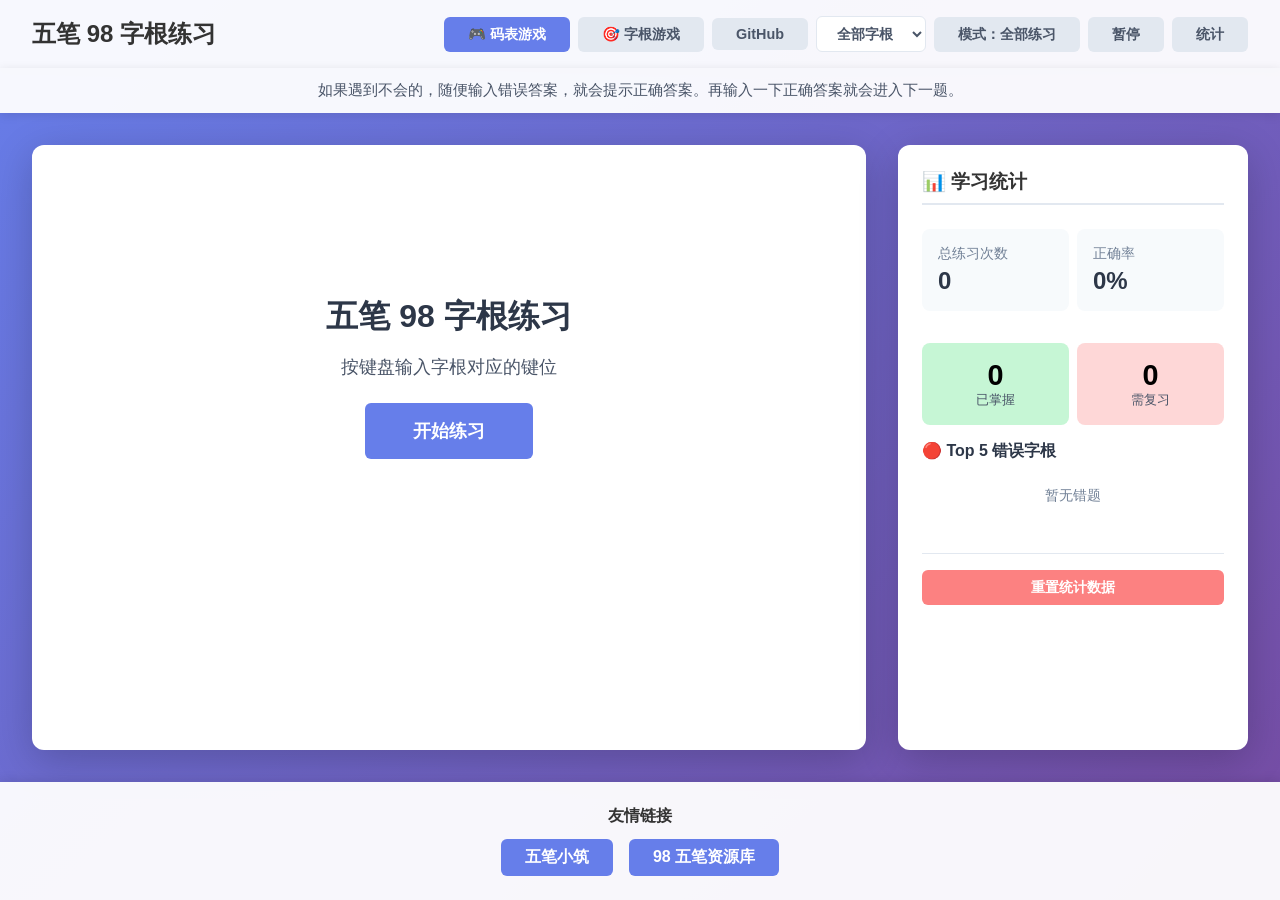
<file: docs/index.html>
<!DOCTYPE html>
<html lang="zh-CN">
<head>
  <meta charset="UTF-8">
  <meta name="viewport" content="width=device-width, initial-scale=1.0">
  <meta name="description" content="五笔 98 字根练习工具 - 交互式学习字根键位">
  <title>五笔 98 字根练习</title>
  <link rel="stylesheet" href="style.css">
</head>
<body>
  <header class="header">
    <h1>五笔 98 字根练习</h1>
    <div class="header-controls">
      <a href="code-game.html" class="btn btn-primary">🎮 码表游戏</a>
      <a href="game.html" class="btn btn-secondary">🎯 字根游戏</a>
      <a href="https://github.com/joey5403/root-exercises" target="_blank" rel="noopener noreferrer" class="btn btn-secondary">GitHub</a>
      <select id="categorySelect" class="btn btn-secondary">
        <option value="all">全部字根</option>
        <option value="键名字">键名字</option>
        <option value="横区">横区</option>
        <option value="竖区">竖区</option>
        <option value="撇区">撇区</option>
        <option value="捺区">捺区</option>
        <option value="折区">折区</option>
        <option value="全部字根">全部字根</option>
        <option value="一级简码">一级简码</option>
        <option value="繁体字根">繁体字根</option>
      </select>
      <button id="modeToggle" class="btn btn-secondary">模式：全部练习</button>
      <button id="pauseBtn" class="btn btn-secondary" disabled>暂停</button>
      <button id="statsBtn" class="btn btn-secondary">统计</button>
    </div>
  </header>

  <div class="usage-instruction">
    <p>如果遇到不会的，随便输入错误答案，就会提示正确答案。再输入一下正确答案就会进入下一题。</p>
  </div>

  <main class="main-content">
    <section class="practice-container">
      <div id="practiceArea">
        <!-- 练习内容动态加载 -->
      </div>
    </section>

    <aside class="stats-panel" id="statsPanel">
      <h3>📊 学习统计</h3>
      
      <div class="stat-row">
        <div class="stat-card">
          <div class="label">总练习次数</div>
          <div class="value" id="totalPractices">0</div>
        </div>
        <div class="stat-card">
          <div class="label">正确率</div>
          <div class="value" id="accuracy">0%</div>
        </div>
      </div>

      <div class="mastery-status">
        <div class="mastery-item mastered">
          <div class="count" id="masteredCount">0</div>
          <div class="label">已掌握</div>
        </div>
        <div class="mastery-item need-review">
          <div class="count" id="needReviewCount">0</div>
          <div class="label">需复习</div>
        </div>
      </div>

      <div class="error-list">
        <h4 style="margin: 1rem 0 0.5rem; color: #2d3748;">🔴 Top 5 错误字根</h4>
        <div id="topErrors">
          <p class="empty">暂无错题</p>
        </div>
      </div>

      <div class="reset-section">
        <button id="resetStats" class="btn btn-danger">重置统计数据</button>
      </div>
    </aside>
  </main>

  <footer class="footer">
    <div class="links-section">
      <h4>友情链接</h4>
      <div class="friend-links">
        <a href="https://wubi98.github.io/" target="_blank" rel="noopener noreferrer" class="friend-link">五笔小筑</a>
        <a href="http://98wb.ysepan.com/" target="_blank" rel="noopener noreferrer" class="friend-link">98 五笔资源库</a>
      </div>
    </div>
  </footer>

  <script src="data.js"></script>
  <script src="app.js"></script>
</body>
</html>
</file>
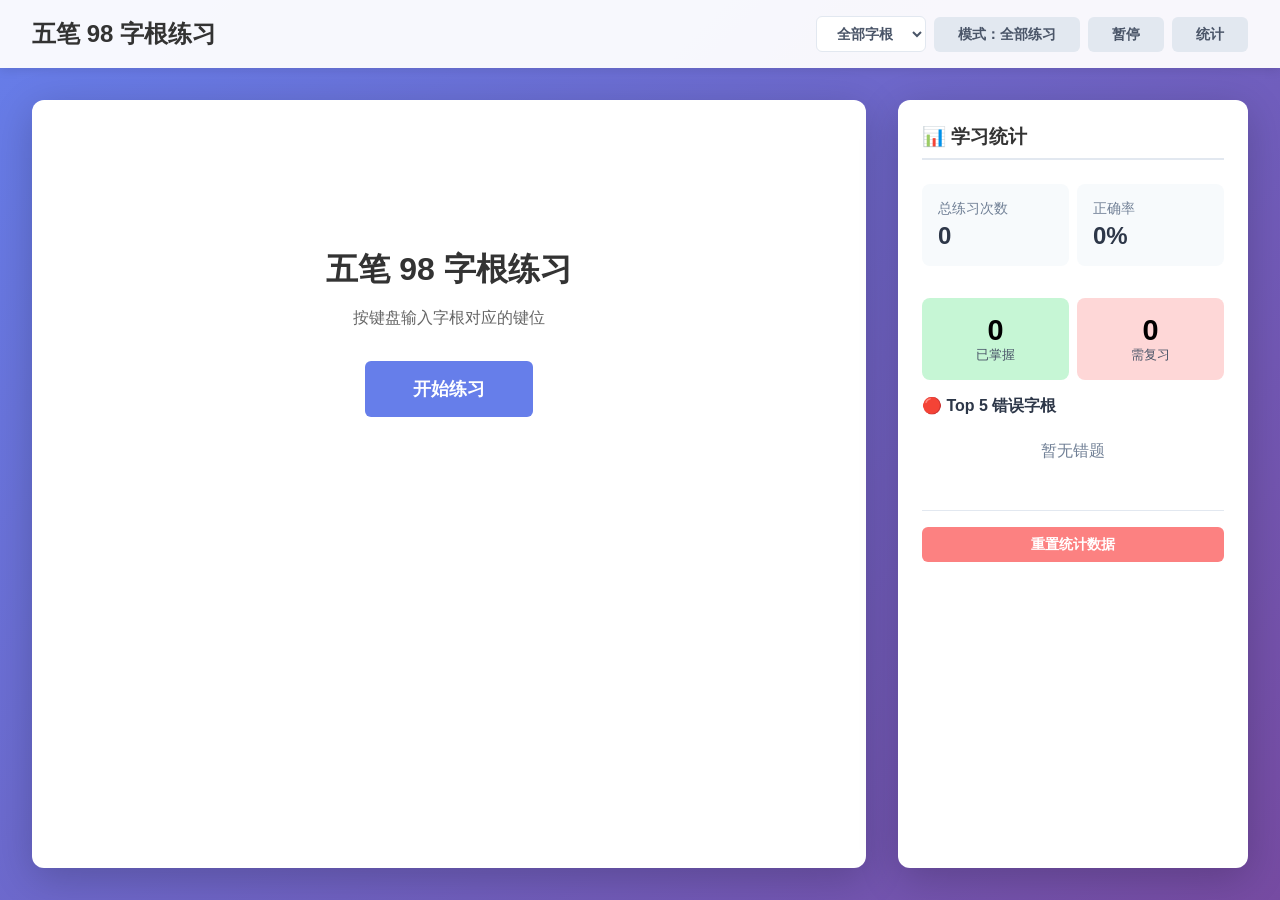
<file: wubi98-practice/index.html>
<!DOCTYPE html>
<html lang="zh-CN">
<head>
  <meta charset="UTF-8">
  <meta name="viewport" content="width=device-width, initial-scale=1.0">
  <meta name="description" content="五笔 98 字根练习工具 - 交互式学习字根键位">
  <title>五笔 98 字根练习</title>
  <link rel="stylesheet" href="style.css">
</head>
<body>
  <header class="header">
    <h1>五笔 98 字根练习</h1>
    <div class="header-controls">
      <select id="categorySelect" class="btn btn-secondary">
        <option value="all">全部字根</option>
        <option value="键名字">键名字</option>
        <option value="横区">横区</option>
        <option value="竖区">竖区</option>
        <option value="撇区">撇区</option>
        <option value="捺区">捺区</option>
        <option value="折区">折区</option>
        <option value="全部字根">全部字根</option>
        <option value="一级简码">一级简码</option>
        <option value="繁体字根">繁体字根</option>
      </select>
      <button id="modeToggle" class="btn btn-secondary">模式：全部练习</button>
      <button id="pauseBtn" class="btn btn-secondary" disabled>暂停</button>
      <button id="statsBtn" class="btn btn-secondary">统计</button>
    </div>
  </header>

  <main class="main-content">
    <section class="practice-container">
      <div id="practiceArea">
        <!-- 练习内容动态加载 -->
      </div>
    </section>

    <aside class="stats-panel" id="statsPanel">
      <h3>📊 学习统计</h3>
      
      <div class="stat-row">
        <div class="stat-card">
          <div class="label">总练习次数</div>
          <div class="value" id="totalPractices">0</div>
        </div>
        <div class="stat-card">
          <div class="label">正确率</div>
          <div class="value" id="accuracy">0%</div>
        </div>
      </div>

      <div class="mastery-status">
        <div class="mastery-item mastered">
          <div class="count" id="masteredCount">0</div>
          <div class="label">已掌握</div>
        </div>
        <div class="mastery-item need-review">
          <div class="count" id="needReviewCount">0</div>
          <div class="label">需复习</div>
        </div>
      </div>

      <div class="error-list">
        <h4 style="margin: 1rem 0 0.5rem; color: #2d3748;">🔴 Top 5 错误字根</h4>
        <div id="topErrors">
          <p class="empty">暂无错题</p>
        </div>
      </div>

      <div class="reset-section">
        <button id="resetStats" class="btn btn-danger">重置统计数据</button>
      </div>
    </aside>
  </main>

  <script src="data.js"></script>
  <script src="app.js"></script>
</body>
</html>
</file>
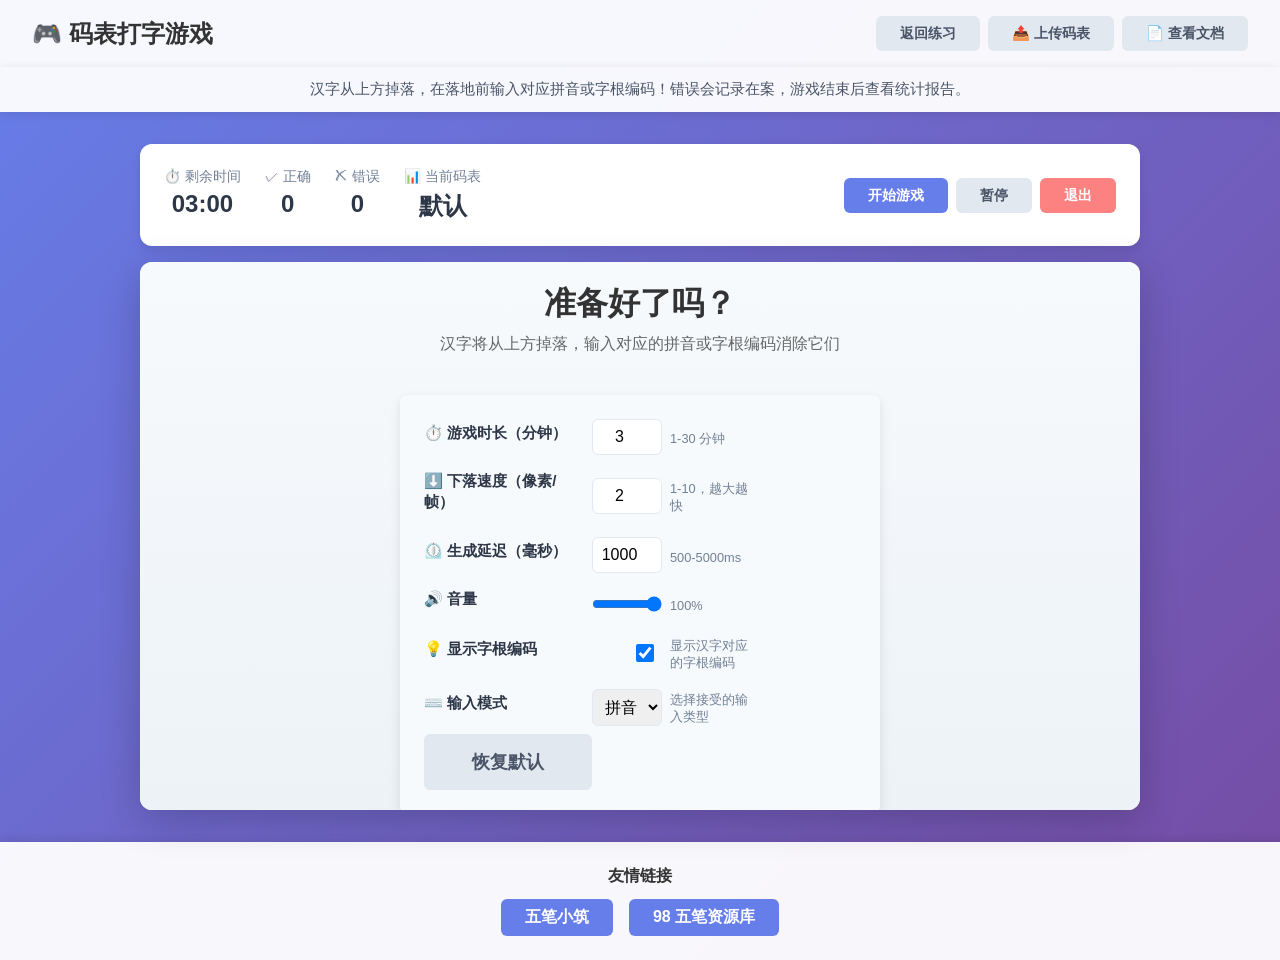
<file: docs/code-game.html>
<!DOCTYPE html>
<html lang="zh-CN">
<head>
  <meta charset="UTF-8">
  <meta name="viewport" content="width=device-width, initial-scale=1.0">
  <meta name="description" content="码表打字游戏 - 单字下落机制，系统学习字根拆分">
  <title>码表打字游戏</title>
  <link rel="stylesheet" href="style.css">
</head>
<body>
  <header class="header">
    <h1>🎮 码表打字游戏</h1>
    <div class="header-controls">
      <a href="index.html" class="btn btn-secondary">返回练习</a>
      <button id="uploadCodeTableBtn" class="btn btn-secondary">📤 上传码表</button>
      <input type="file" id="codeTableInput" accept=".txt" style="display: none;">
      <a href="documents.html" class="btn btn-secondary">📄 查看文档</a>
    </div>
  </header>

  <div class="usage-instruction">
    <p>汉字从上方掉落，在落地前输入对应拼音或字根编码！错误会记录在案，游戏结束后查看统计报告。</p>
  </div>

  <main class="main-content">
    <section class="game-container">
      <div class="game-header">
        <div class="game-info">
          <div class="info-item">
            <span class="label">⏱️ 剩余时间</span>
            <span class="value" id="timer">03:00</span>
          </div>
          <div class="info-item">
            <span class="label">✓ 正确</span>
            <span class="value" id="correctCount">0</span>
          </div>
          <div class="info-item">
            <span class="label">✗ 错误</span>
            <span class="value" id="errorCount">0</span>
          </div>
          <div class="info-item">
            <span class="label">📊 当前码表</span>
            <span class="value" id="codeTableStatus">默认</span>
          </div>
        </div>
        <div class="game-controls">
          <button id="startBtn" class="btn btn-primary">开始游戏</button>
          <button id="pauseBtn" class="btn btn-secondary" disabled>暂停</button>
          <button id="quitBtn" class="btn btn-danger">退出</button>
        </div>
      </div>

      <div id="gameCanvas" class="game-canvas">
        <div class="start-screen" id="startScreen">
          <h2>准备好了吗？</h2>
          <p>汉字将从上方掉落，输入对应的拼音或字根编码消除它们</p>
          
          <div class="config-panel" id="configPanel">
            <div class="config-item">
              <label for="configDuration">⏱️ 游戏时长（分钟）</label>
              <input type="number" id="configDuration" min="1" max="30" value="3">
              <span class="config-hint">1-30 分钟</span>
            </div>
            <div class="config-item">
              <label for="configFallSpeed">⬇️ 下落速度（像素/帧）</label>
              <input type="number" id="configFallSpeed" min="1" max="10" value="2">
              <span class="config-hint">1-10，越大越快</span>
            </div>
            <div class="config-item">
              <label for="configSpawnDelay">⏲️ 生成延迟（毫秒）</label>
              <input type="number" id="configSpawnDelay" min="500" max="5000" step="100" value="1000">
              <span class="config-hint">500-5000ms</span>
            </div>
            <div class="config-item">
              <label for="volumeSlider">🔊 音量</label>
              <input type="range" id="volumeSlider" min="0" max="100" value="100">
              <span class="config-hint" id="volumeValue">100%</span>
            </div>
            <div class="config-item">
              <label for="keyHintToggle">💡 显示字根编码</label>
              <input type="checkbox" id="keyHintToggle" checked>
              <span class="config-hint">显示汉字对应的字根编码</span>
            </div>
            <div class="config-item">
              <label for="inputModeSelect">⌨️ 输入模式</label>
              <select id="inputModeSelect">
                <option value="both">拼音 + 字根</option>
                <option value="pinyin">仅拼音</option>
                <option value="wubi">仅字根</option>
              </select>
              <span class="config-hint">选择接受的输入类型</span>
            </div>
            <button id="resetConfigBtn" class="btn btn-secondary btn-small">恢复默认</button>
          </div>
          
          <button id="startBtnLarge" class="btn btn-primary btn-large">开始游戏</button>
        </div>
        <div id="gameArea" class="game-area"></div>
        
        <!-- 正确历史显示区域 -->
        <div id="historyPanel" class="history-panel hidden">
          <div class="current-input">
            <span class="label">当前输入：</span>
            <span class="value" id="currentInputDisplay"></span>
          </div>
          <div class="correct-history">
            <span class="label">已正确汉字：</span>
            <div class="history-list" id="correctHistoryList"></div>
          </div>
        </div>
        
        <div id="resultPanel" class="result-panel hidden">
          <h2>游戏结束</h2>
          <div class="result-summary">
            <div class="result-stat">
              <div class="stat-label">正确率</div>
              <div class="stat-value" id="resultAccuracy">0%</div>
            </div>
            <div class="result-stat">
              <div class="stat-label">评分</div>
              <div class="stat-value" id="resultGrade">-</div>
            </div>
            <div class="result-stat">
              <div class="stat-label">正确</div>
              <div class="stat-value" id="resultCorrect">0</div>
            </div>
            <div class="result-stat">
              <div class="stat-label">错误</div>
              <div class="stat-value" id="resultErrors">0</div>
            </div>
          </div>
          <div class="result-details">
            <h3>🔴 错误列表</h3>
            <div id="errorList" class="error-list-scroll">
              <p class="empty">暂无错误</p>
            </div>
            <h3>⭐ 最常错汉字</h3>
            <div id="topErrorChars" class="top-error-chars">
              <p class="empty">暂无数据</p>
            </div>
          </div>
          <div class="result-actions">
            <button id="restartBtn" class="btn btn-primary">再来一局</button>
            <button id="backBtn" class="btn btn-secondary">返回主页</button>
          </div>
        </div>
      </div>
    </section>
  </main>

  <footer class="footer">
    <div class="links-section">
      <h4>友情链接</h4>
      <div class="friend-links">
        <a href="https://wubi98.github.io/" target="_blank" rel="noopener noreferrer" class="friend-link">五笔小筑</a>
        <a href="http://98wb.ysepan.com/" target="_blank" rel="noopener noreferrer" class="friend-link">98 五笔资源库</a>
      </div>
    </div>
  </footer>

  <script src="data.js"></script>
  <script src="src/audio/AudioManager.js"></script>
  <script src="code-game.js"></script>
</body>
</html>
</file>
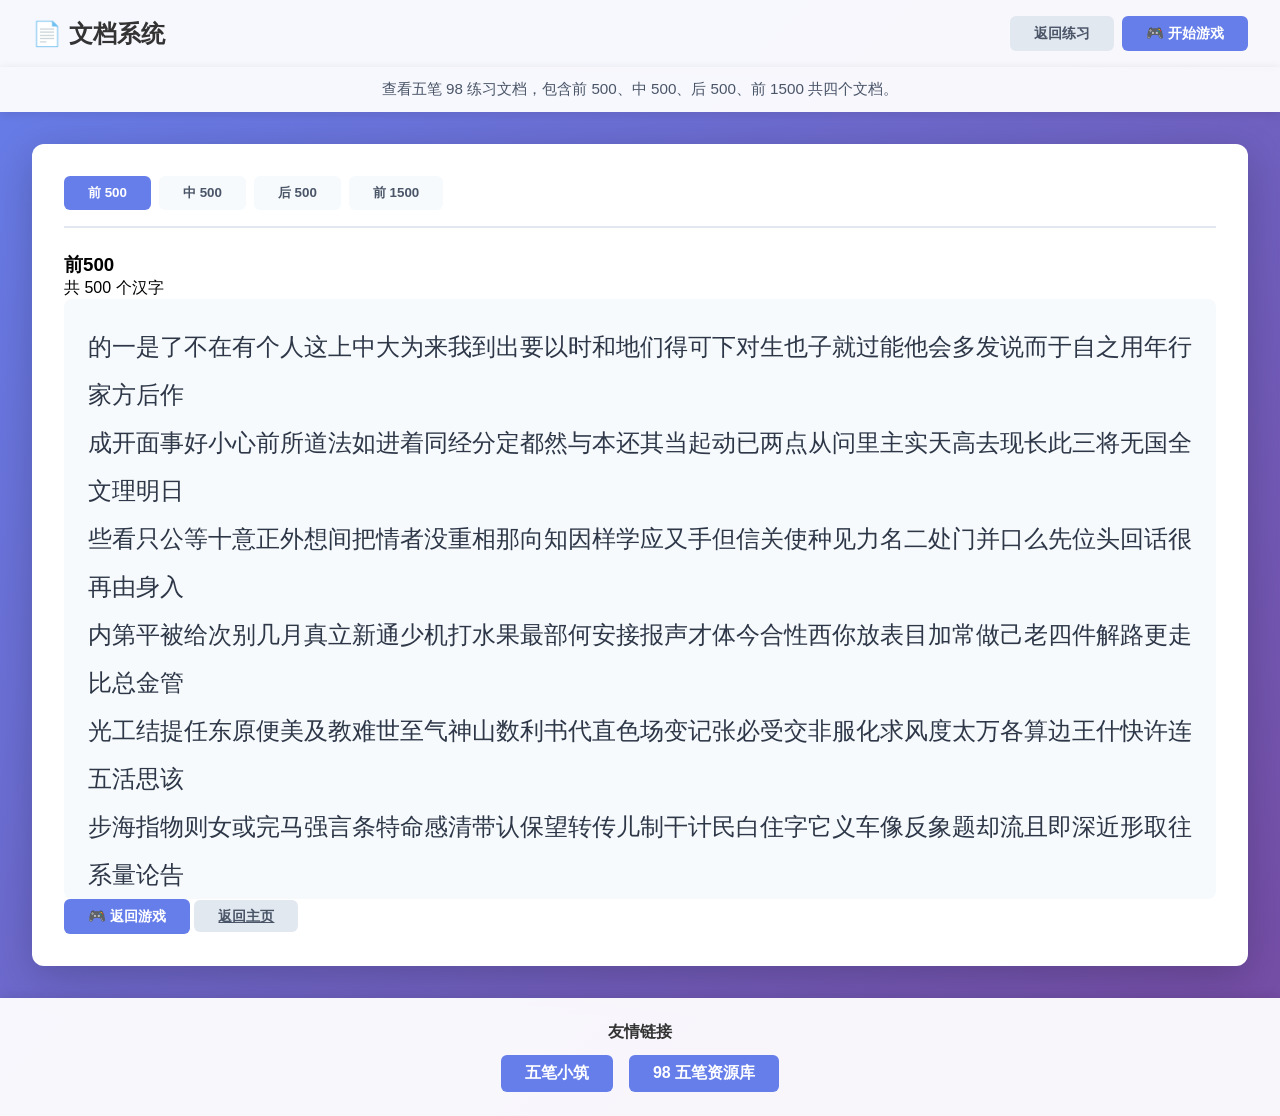
<file: docs/documents.html>
<!DOCTYPE html>
<html lang="zh-CN">
<head>
  <meta charset="UTF-8">
  <meta name="viewport" content="width=device-width, initial-scale=1.0">
  <meta name="description" content="文档系统 - 查看五笔 98 练习文档">
  <title>文档系统 - 五笔 98</title>
  <link rel="stylesheet" href="style.css">
</head>
<body>
  <header class="header">
    <h1>📄 文档系统</h1>
    <div class="header-controls">
      <a href="index.html" class="btn btn-secondary">返回练习</a>
      <a href="code-game.html" class="btn btn-primary">🎮 开始游戏</a>
    </div>
  </header>

  <div class="usage-instruction">
    <p>查看五笔 98 练习文档，包含前 500、中 500、后 500、前 1500 共四个文档。</p>
  </div>

  <main class="main-content">
    <section class="document-container">
      <div class="document-tabs">
        <button class="document-tab active" data-file="前 500.txt">前 500</button>
        <button class="document-tab" data-file="中 500.txt">中 500</button>
        <button class="document-tab" data-file="后 500.txt">后 500</button>
        <button class="document-tab" data-file="前 1500.txt">前 1500</button>
      </div>
      
      <div class="document-info">
        <h3 id="documentTitle">前 500</h3>
        <p class="document-stats">共 <span id="charCount">0</span> 个汉字</p>
      </div>
      
      <div id="documentContent" class="document-content">
        <!-- 文档内容将通过 JavaScript 加载 -->
      </div>
      
      <div class="document-actions">
        <button id="backToGameBtn" class="btn btn-primary">🎮 返回游戏</button>
        <a href="index.html" class="btn btn-secondary">返回主页</a>
      </div>
    </section>
  </main>

  <footer class="footer">
    <div class="links-section">
      <h4>友情链接</h4>
      <div class="friend-links">
        <a href="https://wubi98.github.io/" target="_blank" rel="noopener noreferrer" class="friend-link">五笔小筑</a>
        <a href="http://98wb.ysepan.com/" target="_blank" rel="noopener noreferrer" class="friend-link">98 五笔资源库</a>
      </div>
    </div>
  </footer>

  <script src="documents.js"></script>
</body>
</html>
</file>
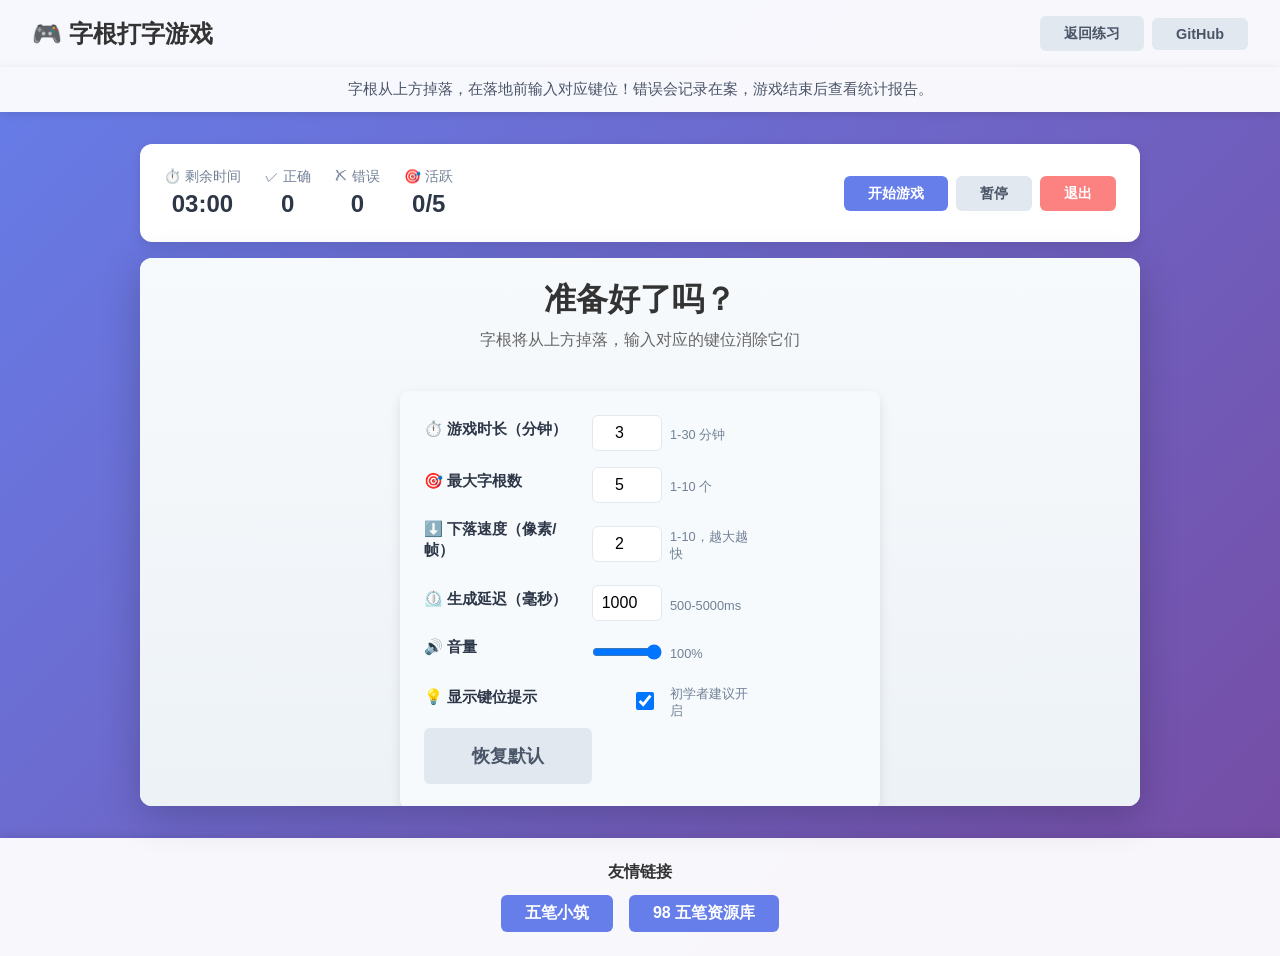
<file: docs/game.html>
<!DOCTYPE html>
<html lang="zh-CN">
<head>
  <meta charset="UTF-8">
  <meta name="viewport" content="width=device-width, initial-scale=1.0">
  <meta name="description" content="五笔 98 字根打字游戏 - 游戏化学习字根键位">
  <title>五笔 98 字根打字游戏</title>
  <link rel="stylesheet" href="style.css">
</head>
<body>
  <header class="header">
    <h1>🎮 字根打字游戏</h1>
    <div class="header-controls">
      <a href="index.html" class="btn btn-secondary">返回练习</a>
      <a href="https://github.com/joey5403/root-exercises" target="_blank" rel="noopener noreferrer" class="btn btn-secondary">GitHub</a>
    </div>
  </header>

  <div class="usage-instruction">
    <p>字根从上方掉落，在落地前输入对应键位！错误会记录在案，游戏结束后查看统计报告。</p>
  </div>

  <main class="main-content">
    <section class="game-container">
      <div class="game-header">
        <div class="game-info">
          <div class="info-item">
            <span class="label">⏱️ 剩余时间</span>
            <span class="value" id="timer">03:00</span>
          </div>
          <div class="info-item">
            <span class="label">✓ 正确</span>
            <span class="value" id="correctCount">0</span>
          </div>
          <div class="info-item">
            <span class="label">✗ 错误</span>
            <span class="value" id="errorCount">0</span>
          </div>
          <div class="info-item">
            <span class="label">🎯 活跃</span>
            <span class="value" id="activeCount">0/5</span>
          </div>
        </div>
        <div class="game-controls">
          <button id="startBtn" class="btn btn-primary">开始游戏</button>
          <button id="pauseBtn" class="btn btn-secondary" disabled>暂停</button>
          <button id="quitBtn" class="btn btn-danger">退出</button>
        </div>
      </div>

      <div id="gameCanvas" class="game-canvas">
        <div class="start-screen" id="startScreen">
          <h2>准备好了吗？</h2>
          <p>字根将从上方掉落，输入对应的键位消除它们</p>
          
          <div class="config-panel" id="configPanel">
            <div class="config-item">
              <label for="configDuration">⏱️ 游戏时长（分钟）</label>
              <input type="number" id="configDuration" min="1" max="30" value="3">
              <span class="config-hint">1-30 分钟</span>
            </div>
            <div class="config-item">
              <label for="configMaxRadicals">🎯 最大字根数</label>
              <input type="number" id="configMaxRadicals" min="1" max="10" value="5">
              <span class="config-hint">1-10 个</span>
            </div>
            <div class="config-item">
              <label for="configFallSpeed">⬇️ 下落速度（像素/帧）</label>
              <input type="number" id="configFallSpeed" min="1" max="10" value="2">
              <span class="config-hint">1-10，越大越快</span>
            </div>
            <div class="config-item">
              <label for="configSpawnDelay">⏲️ 生成延迟（毫秒）</label>
              <input type="number" id="configSpawnDelay" min="500" max="5000" step="100" value="1000">
              <span class="config-hint">500-5000ms</span>
            </div>
            <div class="config-item">
              <label for="volumeSlider">🔊 音量</label>
              <input type="range" id="volumeSlider" min="0" max="100" value="100">
              <span class="config-hint" id="volumeValue">100%</span>
            </div>
            <div class="config-item">
              <label for="keyHintToggle">💡 显示键位提示</label>
              <input type="checkbox" id="keyHintToggle" checked>
              <span class="config-hint">初学者建议开启</span>
            </div>
            <button id="resetConfigBtn" class="btn btn-secondary btn-small">恢复默认</button>
          </div>
          
          <button id="startBtnLarge" class="btn btn-primary btn-large">开始游戏</button>
        </div>
        <div id="gameArea" class="game-area"></div>
        <div id="resultPanel" class="result-panel hidden">
          <h2>游戏结束</h2>
          <div class="result-summary">
            <div class="result-stat">
              <div class="stat-label">正确率</div>
              <div class="stat-value" id="resultAccuracy">0%</div>
            </div>
            <div class="result-stat">
              <div class="stat-label">评分</div>
              <div class="stat-value" id="resultGrade">-</div>
            </div>
            <div class="result-stat">
              <div class="stat-label">正确</div>
              <div class="stat-value" id="resultCorrect">0</div>
            </div>
            <div class="result-stat">
              <div class="stat-label">错误</div>
              <div class="stat-value" id="resultErrors">0</div>
            </div>
          </div>
          <div class="result-details">
            <h3>🔴 错误列表</h3>
            <div id="errorList" class="error-list-scroll">
              <p class="empty">暂无错误</p>
            </div>
            <h3>⭐ 最常错字根</h3>
            <div id="topErrorRadicals" class="top-error-radicals">
              <p class="empty">暂无数据</p>
            </div>
          </div>
          <div class="result-actions">
            <button id="restartBtn" class="btn btn-primary">再来一局</button>
            <button id="backBtn" class="btn btn-secondary">返回主页</button>
          </div>
        </div>
      </div>
    </section>
  </main>

  <footer class="footer">
    <div class="links-section">
      <h4>友情链接</h4>
      <div class="friend-links">
        <a href="https://wubi98.github.io/" target="_blank" rel="noopener noreferrer" class="friend-link">五笔小筑</a>
        <a href="http://98wb.ysepan.com/" target="_blank" rel="noopener noreferrer" class="friend-link">98 五笔资源库</a>
      </div>
    </div>
  </footer>

  <script src="data.js"></script>
  <script src="src/audio/AudioManager.js"></script>
  <script src="game.js"></script>
</body>
</html>
</file>
<file: docs/style.css>
* {
  margin: 0;
  padding: 0;
  box-sizing: border-box;
}

body {
  font-family: -apple-system, BlinkMacSystemFont, 'Segoe UI', Roboto, 'Helvetica Neue', Arial, sans-serif;
  background: linear-gradient(135deg, #667eea 0%, #764ba2 100%);
  min-height: 100vh;
  display: flex;
  flex-direction: column;
}

/* 顶部导航栏 */
.header {
  background: rgba(255, 255, 255, 0.95);
  padding: 1rem 2rem;
  display: flex;
  justify-content: space-between;
  align-items: center;
  box-shadow: 0 2px 10px rgba(0, 0, 0, 0.1);
}

.header h1 {
  font-size: 1.5rem;
  color: #333;
}

.header-controls {
  display: flex;
  gap: 0.5rem;
  align-items: center;
}

.header-controls a.btn {
  text-decoration: none;
  display: inline-flex;
  align-items: center;
}

.header-controls select {
  padding: 0.5rem 1rem;
  border: 1px solid #e2e8f0;
  border-radius: 6px;
  font-size: 0.9rem;
  background: white;
  cursor: pointer;
}

.header-controls select:hover {
  border-color: #667eea;
}

/* 使用说明 */
.usage-instruction {
  background: rgba(255, 255, 255, 0.95);
  padding: 0.75rem 2rem;
  text-align: center;
  box-shadow: 0 2px 10px rgba(0, 0, 0, 0.1);
}

.usage-instruction p {
  color: #4a5568;
  font-size: 0.95rem;
  margin: 0;
}

/* 按钮样式 */
.btn {
  padding: 0.5rem 1.5rem;
  border: none;
  border-radius: 6px;
  font-size: 0.9rem;
  font-weight: 600;
  cursor: pointer;
  transition: all 0.2s;
}

.btn-primary {
  background: #667eea;
  color: white;
}

.btn-primary:hover {
  background: #5568d3;
}

.btn-secondary {
  background: #e2e8f0;
  color: #4a5568;
}

.btn-secondary:hover {
  background: #cbd5e0;
}

.btn-danger {
  background: #fc8181;
  color: white;
}

.btn-danger:hover {
  background: #f56565;
}

/* 主内容区 */
.main-content {
  flex: 1;
  display: flex;
  padding: 2rem;
  gap: 2rem;
  max-width: 1400px;
  margin: 0 auto;
  width: 100%;
}

/* 练习区域 */
.practice-container {
  flex: 2;
  background: white;
  border-radius: 12px;
  padding: 2rem;
  box-shadow: 0 10px 40px rgba(0, 0, 0, 0.2);
}

#practiceArea {
  min-height: 400px;
  display: flex;
  flex-direction: column;
  align-items: center;
  justify-content: center;
}

/* 开始屏幕 */
.start-screen {
  text-align: center;
}

.start-screen h2 {
  font-size: 2rem;
  color: #333;
  margin-bottom: 1rem;
}

.start-screen p {
  color: #666;
  margin-bottom: 2rem;
}

.start-screen .btn {
  padding: 1rem 3rem;
  font-size: 1.1rem;
}

/* 题目显示 */
.question {
  text-align: center;
  width: 100%;
}

.radical-image {
  margin-bottom: 1.5rem;
}

.radical-image img {
  max-width: 300px;
  max-height: 300px;
  border-radius: 8px;
  box-shadow: 0 4px 12px rgba(0, 0, 0, 0.15);
}

/* 反馈信息 */
.feedback {
  font-size: 1.5rem;
  font-weight: bold;
  padding: 1rem;
  border-radius: 8px;
  margin: 1rem 0;
  min-height: 60px;
}

.feedback.correct {
  background: #c6f6d5;
  color: #22543d;
}

.feedback.wrong {
  background: #fed7d7;
  color: #742a2a;
}

.hint {
  color: #718096;
  font-size: 0.9rem;
  margin-top: 1rem;
}

/* 暂停遮罩 */
.pause-overlay {
  position: absolute;
  top: 0;
  left: 0;
  right: 0;
  bottom: 0;
  background: rgba(255, 255, 255, 0.9);
  display: flex;
  flex-direction: column;
  align-items: center;
  justify-content: center;
  border-radius: 12px;
}

.pause-overlay h3 {
  font-size: 2rem;
  color: #333;
  margin-bottom: 0.5rem;
}

/* 无题目消息 */
.no-questions {
  text-align: center;
}

.no-questions h3 {
  font-size: 1.8rem;
  color: #333;
  margin-bottom: 1rem;
}

.no-questions p {
  color: #666;
  margin-bottom: 1.5rem;
}

/* 统计面板 */
.stats-panel {
  flex: 1;
  background: white;
  border-radius: 12px;
  padding: 1.5rem;
  box-shadow: 0 10px 40px rgba(0, 0, 0, 0.2);
  max-width: 350px;
}

.stats-panel h3 {
  font-size: 1.2rem;
  color: #333;
  margin-bottom: 1.5rem;
  padding-bottom: 0.5rem;
  border-bottom: 2px solid #e2e8f0;
}

/* 统计卡片 */
.stat-card {
  background: #f7fafc;
  border-radius: 8px;
  padding: 1rem;
  margin-bottom: 1rem;
}

.stat-card .label {
  font-size: 0.85rem;
  color: #718096;
  margin-bottom: 0.25rem;
}

.stat-card .value {
  font-size: 1.5rem;
  font-weight: bold;
  color: #2d3748;
}

.stat-row {
  display: grid;
  grid-template-columns: 1fr 1fr;
  gap: 0.5rem;
}

/* 错误列表 */
.error-list {
  margin-top: 1rem;
}

.error-item {
  display: flex;
  justify-content: space-between;
  align-items: center;
  padding: 0.75rem;
  background: #fff5f5;
  border-radius: 6px;
  margin-bottom: 0.5rem;
}

.error-item .key {
  background: #fc8181;
  color: white;
  width: 30px;
  height: 30px;
  border-radius: 50%;
  display: flex;
  align-items: center;
  justify-content: center;
  font-weight: bold;
  font-size: 0.9rem;
}

.error-item .name {
  flex: 1;
  margin-left: 0.75rem;
  color: #2d3748;
}

.error-item .count {
  color: #e53e3e;
  font-size: 0.85rem;
  font-weight: 600;
}

.error-list .empty {
  text-align: center;
  color: #718096;
  padding: 1rem;
}

/* 掌握状态 */
.mastery-status {
  display: grid;
  grid-template-columns: 1fr 1fr;
  gap: 0.5rem;
  margin-top: 1rem;
}

.mastery-item {
  text-align: center;
  padding: 1rem;
  border-radius: 8px;
}

.mastery-item.mastered {
  background: #c6f6d5;
}

.mastery-item.need-review {
  background: #fed7d7;
}

.mastery-item .count {
  font-size: 1.8rem;
  font-weight: bold;
}

.mastery-item .label {
  font-size: 0.8rem;
  color: #4a5568;
}

/* 重置按钮 */
.reset-section {
  margin-top: 2rem;
  padding-top: 1rem;
  border-top: 1px solid #e2e8f0;
}

.reset-section .btn {
  width: 100%;
}

/* 工具栏 */
.toolbar {
  display: flex;
  gap: 0.5rem;
  margin-bottom: 1rem;
  flex-wrap: wrap;
}

/* 游戏页面样式 */

/* 游戏容器 */
.game-container {
  flex: 1;
  display: flex;
  flex-direction: column;
  gap: 1rem;
  max-width: 1000px;
  margin: 0 auto;
  width: 100%;
}

/* 游戏头部 */
.game-header {
  background: white;
  border-radius: 12px;
  padding: 1.5rem;
  display: flex;
  justify-content: space-between;
  align-items: center;
  box-shadow: 0 4px 12px rgba(0, 0, 0, 0.1);
}

.game-info {
  display: flex;
  gap: 2rem;
}

.info-item {
  display: flex;
  flex-direction: column;
  align-items: center;
}

.info-item .label {
  font-size: 0.85rem;
  color: #718096;
  margin-bottom: 0.25rem;
}

.info-item .value {
  font-size: 1.5rem;
  font-weight: bold;
  color: #2d3748;
}

.game-controls {
  display: flex;
  gap: 0.5rem;
}

/* 游戏画布 */
.game-canvas {
  background: white;
  border-radius: 12px;
  padding: 1.5rem;
  box-shadow: 0 10px 40px rgba(0, 0, 0, 0.2);
  min-height: 400px;
  position: relative;
  overflow: hidden;
}

.game-area {
  width: 100%;
  height: 600px;
  background: linear-gradient(180deg, #f7fafc 0%, #edf2f7 100%);
  border-radius: 8px;
  position: relative;
  overflow: hidden;
}

/* 开始屏幕 */
.game-canvas .start-screen {
  position: absolute;
  top: 0;
  left: 0;
  right: 0;
  bottom: 0;
  display: flex;
  flex-direction: column;
  align-items: center;
  justify-content: flex-start;
  padding-top: 20px;
  background: linear-gradient(180deg, #f7fafc 0%, #edf2f7 100%);
  z-index: 10;
}

.game-canvas .start-screen h2 {
  font-size: 2rem;
  color: #333;
  margin-bottom: 0.5rem;
}

.game-canvas .start-screen p {
  color: #666;
  font-size: 1rem;
  margin-bottom: 1rem;
}

/* 配置面板 */
.config-panel {
  background: white;
  border-radius: 12px;
  padding: 1.25rem;
  margin-bottom: 1rem;
  box-shadow: 0 4px 12px rgba(0, 0, 0, 0.1);
  width: 100%;
  max-width: 480px;
}

.config-item {
  display: grid;
  grid-template-columns: 160px 70px 80px;
  gap: 0.5rem;
  align-items: center;
  margin-bottom: 0.6rem;
}

.config-item:last-of-type {
  margin-bottom: 0.5rem;
}

.config-item label {
  font-size: 0.95rem;
  color: #2d3748;
  font-weight: 600;
}

.config-item input[type="number"] {
  padding: 0.5rem;
  border: 1px solid #e2e8f0;
  border-radius: 6px;
  font-size: 1rem;
  text-align: center;
  width: 100%;
}

.config-item input[type="number"]:focus {
  outline: none;
  border-color: #667eea;
  box-shadow: 0 0 0 3px rgba(102, 126, 234, 0.1);
}

.config-item input[type="range"] {
  width: 100%;
  margin: 0;
}

.config-item input[type="checkbox"] {
  width: 18px;
  height: 18px;
  margin: 0 auto;
  display: block;
  cursor: pointer;
}

.config-item .config-hint {
  font-size: 0.8rem;
  color: #718096;
}

.btn-small {
  padding: 0.4rem 1rem;
  font-size: 0.85rem;
}

.btn-large {
  padding: 1rem 3rem;
  font-size: 1.2rem;
}

/* 掉落字根 */
.falling-radical {
  position: absolute;
  background: white;
  border-radius: 8px;
  box-shadow: 0 4px 8px rgba(0, 0, 0, 0.15);
  display: flex;
  flex-direction: column;
  align-items: center;
  justify-content: center;
  transition: transform 0.1s;
  z-index: 5;
}

.falling-radical .radical-img {
  width: 100%;
  height: 100%;
  object-fit: contain;
  border-radius: 4px;
}

.falling-radical .key-hint {
  position: absolute;
  bottom: -20px;
  background: #667eea;
  color: white;
  width: 24px;
  height: 24px;
  border-radius: 50%;
  display: flex;
  align-items: center;
  justify-content: center;
  font-size: 0.8rem;
  font-weight: bold;
}

/* 消除动画 */
.falling-radical.eliminated {
  animation: eliminate 0.3s ease-out forwards;
}

@keyframes eliminate {
  0% {
    transform: scale(1);
    opacity: 1;
  }
  100% {
    transform: scale(1.5);
    opacity: 0;
  }
}

/* 触底效果 */
.falling-radical.hit-bottom {
  background: #fed7d7;
  border: 2px solid #e53e3e;
}

/* 暂停遮罩 */
.game-canvas .pause-overlay {
  position: absolute;
  top: 0;
  left: 0;
  right: 0;
  bottom: 0;
  background: rgba(255, 255, 255, 0.9);
  display: flex;
  flex-direction: column;
  align-items: center;
  justify-content: center;
  z-index: 20;
}

.game-canvas .pause-overlay h3 {
  font-size: 2rem;
  color: #333;
  margin-bottom: 0.5rem;
}

.game-canvas .pause-overlay p {
  color: #666;
}

/* 结果面板 */
.result-panel {
  position: absolute;
  top: 0;
  left: 0;
  right: 0;
  bottom: 0;
  background: rgba(255, 255, 255, 0.98);
  display: flex;
  flex-direction: column;
  align-items: center;
  justify-content: center;
  z-index: 30;
  padding: 2rem;
  overflow-y: auto;
}

.result-panel h2 {
  font-size: 2.5rem;
  color: #333;
  margin-bottom: 2rem;
}

.result-summary {
  display: grid;
  grid-template-columns: repeat(4, 1fr);
  gap: 1.5rem;
  margin-bottom: 2rem;
  width: 100%;
  max-width: 600px;
}

.result-stat {
  background: #f7fafc;
  border-radius: 12px;
  padding: 1.5rem;
  text-align: center;
}

.result-stat .stat-label {
  font-size: 0.9rem;
  color: #718096;
  margin-bottom: 0.5rem;
}

.result-stat .stat-value {
  font-size: 2.5rem;
  font-weight: bold;
  color: #2d3748;
}

.result-stat .stat-value.grade-a {
  color: #48bb78;
}

.result-stat .stat-value.grade-b {
  color: #68d391;
}

.result-stat .stat-value.grade-c {
  color: #63b3ed;
}

.result-stat .stat-value.grade-d {
  color: #ed8936;
}

.result-stat .stat-value.grade-f {
  color: #f56565;
}

.result-details {
  width: 100%;
  max-width: 600px;
  margin-bottom: 2rem;
}

.result-details h3 {
  font-size: 1.2rem;
  color: #2d3748;
  margin: 1.5rem 0 0.75rem;
}

.result-details h3:first-child {
  margin-top: 0;
}

.error-list-scroll {
  max-height: 200px;
  overflow-y: auto;
  background: #f7fafc;
  border-radius: 8px;
  padding: 1rem;
}

.error-list-scroll .error-item {
  display: grid;
  grid-template-columns: auto auto 1fr auto;
  gap: 0.75rem;
  align-items: center;
  padding: 0.5rem;
  background: white;
  border-radius: 6px;
  margin-bottom: 0.5rem;
  font-size: 0.9rem;
}

.error-list-scroll .error-item:last-child {
  margin-bottom: 0;
}

.error-item .error-type {
  padding: 0.25rem 0.5rem;
  border-radius: 4px;
  font-size: 0.75rem;
  font-weight: bold;
}

.error-item .error-type.wrong {
  background: #fed7d7;
  color: #c53030;
}

.error-item .error-type.missed {
  background: #feebc8;
  color: #c05621;
}

.error-item .key-badge {
  background: #667eea;
  color: white;
  width: 28px;
  height: 28px;
  border-radius: 50%;
  display: flex;
  align-items: center;
  justify-content: center;
  font-weight: bold;
  font-size: 0.85rem;
}

.error-item .radical-name {
  color: #2d3748;
}

.error-item .error-count,
.error-item .error-time {
  color: #718096;
  font-size: 0.85rem;
}

.top-error-radicals .error-item {
  display: flex;
  align-items: center;
  gap: 0.75rem;
  padding: 0.75rem;
  background: white;
  border-radius: 6px;
  margin-bottom: 0.5rem;
}

.result-actions {
  display: flex;
  gap: 1rem;
}

.result-actions .btn {
  padding: 0.75rem 2rem;
  font-size: 1rem;
}

/* 隐藏类 */
.hidden {
  display: none !important;
}


/* 页脚友情链接 */
.footer {
  background: rgba(255, 255, 255, 0.95);
  padding: 1.5rem 2rem;
  margin-top: auto;
  box-shadow: 0 -2px 10px rgba(0, 0, 0, 0.1);
}

.links-section {
  max-width: 1400px;
  margin: 0 auto;
  text-align: center;
}

.links-section h4 {
  color: #333;
  margin-bottom: 0.75rem;
  font-size: 1rem;
}

.friend-links {
  display: flex;
  gap: 1rem;
  justify-content: center;
  flex-wrap: wrap;
}

.friend-link {
  display: inline-block;
  padding: 0.5rem 1.5rem;
  background: #667eea;
  color: white;
  text-decoration: none;
  border-radius: 6px;
  font-weight: 600;
  transition: all 0.2s;
}

.friend-link:hover {
  background: #5568d3;
  transform: translateY(-2px);
  box-shadow: 0 4px 12px rgba(102, 126, 234, 0.4);
}

/* 响应式设计 */
@media (max-width: 900px) {
  .main-content {
    flex-direction: column;
    padding: 1rem;
  }
  
  .stats-panel {
    max-width: 100%;
  }
  
  .radical-image img {
    max-width: 200px;
    max-height: 200px;
  }
}

@media (max-width: 600px) {
  .header {
    flex-direction: column;
    gap: 1rem;
    text-align: center;
  }
  
  .header-controls {
    flex-wrap: wrap;
    justify-content: center;
  }
  
  .btn {
    padding: 0.4rem 1rem;
    font-size: 0.85rem;
  }
}

/* ========================================
   码表打字游戏样式
   ======================================== */

/* 下落汉字样式 */
.falling-char {
  position: absolute;
  display: flex;
  flex-direction: column;
  align-items: center;
  justify-content: center;
  background: white;
  border-radius: 12px;
  box-shadow: 0 4px 12px rgba(0, 0, 0, 0.15);
  transition: transform 0.2s, opacity 0.2s;
  z-index: 10;
}

.falling-char .char-text {
  font-size: 2.5rem;
  font-weight: bold;
  color: #2d3748;
  line-height: 1;
}

.falling-char .wubi-hint {
  font-size: 0.85rem;
  color: #667eea;
  font-weight: 600;
  margin-top: 0.25rem;
  background: #f0f4ff;
  padding: 0.2rem 0.5rem;
  border-radius: 4px;
}

/* 游戏区域 */
.game-area {
  position: relative;
  width: 100%;
  height: 500px;
  background: #f7fafc;
  border-radius: 12px;
  overflow: hidden;
  border: 2px solid #e2e8f0;
}

/* 游戏画布 */
.game-canvas {
  background: white;
  border-radius: 12px;
  box-shadow: 0 10px 40px rgba(0, 0, 0, 0.2);
  padding: 1.5rem;
  position: relative;
}

/* 结果面板 */
.result-panel {
  background: white;
  border-radius: 12px;
  padding: 2rem;
  text-align: center;
}

.result-panel h2 {
  font-size: 2rem;
  color: #2d3748;
  margin-bottom: 1.5rem;
}

.result-summary {
  display: grid;
  grid-template-columns: repeat(4, 1fr);
  gap: 1rem;
  margin-bottom: 2rem;
}

.result-stat {
  background: #f7fafc;
  padding: 1rem;
  border-radius: 8px;
}

.result-stat .stat-label {
  font-size: 0.85rem;
  color: #718096;
  margin-bottom: 0.5rem;
}

.result-stat .stat-value {
  font-size: 2rem;
  font-weight: bold;
  color: #2d3748;
}

.result-details {
  text-align: left;
  margin-bottom: 2rem;
}

.result-details h3 {
  font-size: 1.1rem;
  color: #2d3748;
  margin: 1.5rem 0 0.75rem 0;
}

.error-list-scroll {
  max-height: 200px;
  overflow-y: auto;
  background: #f7fafc;
  border-radius: 8px;
  padding: 1rem;
}

.error-item {
  display: flex;
  justify-content: space-between;
  align-items: center;
  padding: 0.5rem;
  background: white;
  border-radius: 4px;
  margin-bottom: 0.5rem;
  font-size: 0.9rem;
}

.error-item .error-char {
  font-size: 1.2rem;
  font-weight: bold;
  color: #2d3748;
  min-width: 40px;
}

.error-item .error-expected {
  color: #718096;
  flex: 1;
  margin-left: 1rem;
}

.error-item .error-time {
  color: #a0aec0;
  font-size: 0.8rem;
}

.top-error-chars {
  display: flex;
  flex-wrap: wrap;
  gap: 0.5rem;
  background: #f7fafc;
  border-radius: 8px;
  padding: 1rem;
}

.top-error-item {
  display: flex;
  align-items: center;
  gap: 0.5rem;
  background: white;
  padding: 0.5rem 1rem;
  border-radius: 6px;
  box-shadow: 0 2px 4px rgba(0, 0, 0, 0.1);
}

.top-error-item .top-error-char {
  font-size: 1.2rem;
  font-weight: bold;
  color: #2d3748;
}

.top-error-item .top-error-count {
  font-size: 0.85rem;
  color: #e53e3e;
  font-weight: 600;
}

.result-actions {
  display: flex;
  gap: 1rem;
  justify-content: center;
}

/* 空状态 */
.empty {
  color: #a0aec0;
  font-size: 0.9rem;
  text-align: center;
  padding: 1rem;
}

/* 配置面板 */
.config-panel {
  background: #f7fafc;
  padding: 1.5rem;
  border-radius: 8px;
  margin: 1.5rem 0;
  text-align: left;
}

.config-item {
  margin-bottom: 1rem;
}

.config-item label {
  display: block;
  font-weight: 600;
  color: #2d3748;
  margin-bottom: 0.5rem;
}

.config-item input[type="number"],
.config-item select {
  width: 100%;
  padding: 0.5rem;
  border: 1px solid #e2e8f0;
  border-radius: 6px;
  font-size: 1rem;
}

.config-item input[type="range"] {
  width: 100%;
}

.config-item input[type="checkbox"] {
  margin-right: 0.5rem;
}

.config-hint {
  display: block;
  font-size: 0.85rem;
  color: #718096;
  margin-top: 0.25rem;
}

.btn-small {
  padding: 0.4rem 1rem;
  font-size: 0.85rem;
}

.btn-large {
  padding: 1rem 3rem;
  font-size: 1.2rem;
  margin-top: 1rem;
}

/* 开始屏幕 */
.start-screen {
  text-align: center;
  padding: 2rem;
}

.start-screen h2 {
  font-size: 2rem;
  color: #2d3748;
  margin-bottom: 1rem;
}

.start-screen p {
  color: #4a5568;
  font-size: 1.1rem;
  margin-bottom: 1.5rem;
}

/* 游戏信息栏 */
.game-info {
  display: flex;
  gap: 1.5rem;
}

.info-item {
  display: flex;
  flex-direction: column;
  align-items: center;
}

.info-item .label {
  font-size: 0.85rem;
  color: #718096;
  margin-bottom: 0.25rem;
}

.info-item .value {
  font-size: 1.5rem;
  font-weight: bold;
  color: #2d3748;
}

/* 文档页面样式 */
.document-container {
  background: white;
  border-radius: 12px;
  padding: 2rem;
  box-shadow: 0 10px 40px rgba(0, 0, 0, 0.2);
}

.document-tabs {
  display: flex;
  gap: 0.5rem;
  margin-bottom: 1.5rem;
  border-bottom: 2px solid #e2e8f0;
  padding-bottom: 1rem;
}

.document-tab {
  padding: 0.5rem 1.5rem;
  background: #f7fafc;
  border: none;
  border-radius: 6px;
  cursor: pointer;
  font-weight: 600;
  color: #4a5568;
  transition: all 0.2s;
}

.document-tab:hover {
  background: #e2e8f0;
}

.document-tab.active {
  background: #667eea;
  color: white;
}

.document-content {
  background: #f7fafc;
  padding: 1.5rem;
  border-radius: 8px;
  max-height: 600px;
  overflow-y: auto;
  font-size: 1.5rem;
  line-height: 2;
  color: #2d3748;
}

/* 响应式调整 */
@media (max-width: 900px) {
  .result-summary {
    grid-template-columns: repeat(2, 1fr);
  }
  
  .game-info {
    flex-wrap: wrap;
    gap: 1rem;
  }
}

@media (max-width: 600px) {
  .result-summary {
    grid-template-columns: 1fr;
  }
  
  .document-tabs {
    flex-wrap: wrap;
  }
  
  .document-tab {
    flex: 1;
    min-width: 120px;
    text-align: center;
  }
}

/* ========================================
   正确历史显示样式
   ======================================== */

.history-panel {
  background: white;
  border-radius: 8px;
  padding: 1rem;
  margin-top: 1rem;
  box-shadow: 0 2px 8px rgba(0, 0, 0, 0.1);
}

.history-panel .current-input {
  display: flex;
  align-items: center;
  gap: 0.5rem;
  margin-bottom: 0.75rem;
  padding-bottom: 0.75rem;
  border-bottom: 1px solid #e2e8f0;
}

.history-panel .current-input .label {
  font-weight: 600;
  color: #4a5568;
  font-size: 0.9rem;
}

.history-panel .current-input .value {
  font-size: 1.5rem;
  font-weight: bold;
  color: #667eea;
  min-height: 2rem;
  min-width: 2rem;
  display: inline-block;
  padding: 0.25rem 0.5rem;
  background: #f0f4ff;
  border-radius: 4px;
}

.history-panel .correct-history {
  display: flex;
  flex-direction: column;
  gap: 0.5rem;
}

.history-panel .correct-history .label {
  font-weight: 600;
  color: #4a5568;
  font-size: 0.9rem;
}

.history-panel .history-list {
  display: flex;
  flex-wrap: wrap;
  gap: 0.5rem;
  max-height: 150px;
  overflow-y: auto;
  padding: 0.5rem;
  background: #f7fafc;
  border-radius: 6px;
}

.history-list .history-char {
  display: inline-block;
  width: 2rem;
  height: 2rem;
  line-height: 2rem;
  text-align: center;
  background: white;
  border: 1px solid #e2e8f0;
  border-radius: 4px;
  font-size: 1.2rem;
  color: #2d3748;
  font-weight: 600;
  transition: all 0.2s;
}

.history-list .history-char:hover {
  background: #667eea;
  color: white;
  border-color: #667eea;
  transform: scale(1.1);
}

.history-list:empty::before {
  content: '暂无正确记录';
  color: #a0aec0;
  font-size: 0.9rem;
  padding: 0.5rem;
}
</file>
<file: wubi98-practice/style.css>
* {
  margin: 0;
  padding: 0;
  box-sizing: border-box;
}

body {
  font-family: -apple-system, BlinkMacSystemFont, 'Segoe UI', Roboto, 'Helvetica Neue', Arial, sans-serif;
  background: linear-gradient(135deg, #667eea 0%, #764ba2 100%);
  min-height: 100vh;
  display: flex;
  flex-direction: column;
}

/* 顶部导航栏 */
.header {
  background: rgba(255, 255, 255, 0.95);
  padding: 1rem 2rem;
  display: flex;
  justify-content: space-between;
  align-items: center;
  box-shadow: 0 2px 10px rgba(0, 0, 0, 0.1);
}

.header h1 {
  font-size: 1.5rem;
  color: #333;
}

.header-controls {
  display: flex;
  gap: 0.5rem;
  align-items: center;
}

.header-controls select {
  padding: 0.5rem 1rem;
  border: 1px solid #e2e8f0;
  border-radius: 6px;
  font-size: 0.9rem;
  background: white;
  cursor: pointer;
}

.header-controls select:hover {
  border-color: #667eea;
}

/* 按钮样式 */
.btn {
  padding: 0.5rem 1.5rem;
  border: none;
  border-radius: 6px;
  font-size: 0.9rem;
  font-weight: 600;
  cursor: pointer;
  transition: all 0.2s;
}

.btn-primary {
  background: #667eea;
  color: white;
}

.btn-primary:hover {
  background: #5568d3;
}

.btn-secondary {
  background: #e2e8f0;
  color: #4a5568;
}

.btn-secondary:hover {
  background: #cbd5e0;
}

.btn-danger {
  background: #fc8181;
  color: white;
}

.btn-danger:hover {
  background: #f56565;
}

/* 主内容区 */
.main-content {
  flex: 1;
  display: flex;
  padding: 2rem;
  gap: 2rem;
  max-width: 1400px;
  margin: 0 auto;
  width: 100%;
}

/* 练习区域 */
.practice-container {
  flex: 2;
  background: white;
  border-radius: 12px;
  padding: 2rem;
  box-shadow: 0 10px 40px rgba(0, 0, 0, 0.2);
}

#practiceArea {
  min-height: 400px;
  display: flex;
  flex-direction: column;
  align-items: center;
  justify-content: center;
}

/* 开始屏幕 */
.start-screen {
  text-align: center;
}

.start-screen h2 {
  font-size: 2rem;
  color: #333;
  margin-bottom: 1rem;
}

.start-screen p {
  color: #666;
  margin-bottom: 2rem;
}

.start-screen .btn {
  padding: 1rem 3rem;
  font-size: 1.1rem;
}

/* 题目显示 */
.question {
  text-align: center;
  width: 100%;
}

.radical-image {
  margin-bottom: 1.5rem;
}

.radical-image img {
  max-width: 300px;
  max-height: 300px;
  border-radius: 8px;
  box-shadow: 0 4px 12px rgba(0, 0, 0, 0.15);
}

/* 反馈信息 */
.feedback {
  font-size: 1.5rem;
  font-weight: bold;
  padding: 1rem;
  border-radius: 8px;
  margin: 1rem 0;
  min-height: 60px;
}

.feedback.correct {
  background: #c6f6d5;
  color: #22543d;
}

.feedback.wrong {
  background: #fed7d7;
  color: #742a2a;
}

.hint {
  color: #718096;
  font-size: 0.9rem;
  margin-top: 1rem;
}

/* 暂停遮罩 */
.pause-overlay {
  position: absolute;
  top: 0;
  left: 0;
  right: 0;
  bottom: 0;
  background: rgba(255, 255, 255, 0.9);
  display: flex;
  flex-direction: column;
  align-items: center;
  justify-content: center;
  border-radius: 12px;
}

.pause-overlay h3 {
  font-size: 2rem;
  color: #333;
  margin-bottom: 0.5rem;
}

/* 无题目消息 */
.no-questions {
  text-align: center;
}

.no-questions h3 {
  font-size: 1.8rem;
  color: #333;
  margin-bottom: 1rem;
}

.no-questions p {
  color: #666;
  margin-bottom: 1.5rem;
}

/* 统计面板 */
.stats-panel {
  flex: 1;
  background: white;
  border-radius: 12px;
  padding: 1.5rem;
  box-shadow: 0 10px 40px rgba(0, 0, 0, 0.2);
  max-width: 350px;
}

.stats-panel h3 {
  font-size: 1.2rem;
  color: #333;
  margin-bottom: 1.5rem;
  padding-bottom: 0.5rem;
  border-bottom: 2px solid #e2e8f0;
}

/* 统计卡片 */
.stat-card {
  background: #f7fafc;
  border-radius: 8px;
  padding: 1rem;
  margin-bottom: 1rem;
}

.stat-card .label {
  font-size: 0.85rem;
  color: #718096;
  margin-bottom: 0.25rem;
}

.stat-card .value {
  font-size: 1.5rem;
  font-weight: bold;
  color: #2d3748;
}

.stat-row {
  display: grid;
  grid-template-columns: 1fr 1fr;
  gap: 0.5rem;
}

/* 错误列表 */
.error-list {
  margin-top: 1rem;
}

.error-item {
  display: flex;
  justify-content: space-between;
  align-items: center;
  padding: 0.75rem;
  background: #fff5f5;
  border-radius: 6px;
  margin-bottom: 0.5rem;
}

.error-item .key {
  background: #fc8181;
  color: white;
  width: 30px;
  height: 30px;
  border-radius: 50%;
  display: flex;
  align-items: center;
  justify-content: center;
  font-weight: bold;
  font-size: 0.9rem;
}

.error-item .name {
  flex: 1;
  margin-left: 0.75rem;
  color: #2d3748;
}

.error-item .count {
  color: #e53e3e;
  font-size: 0.85rem;
  font-weight: 600;
}

.error-list .empty {
  text-align: center;
  color: #718096;
  padding: 1rem;
}

/* 掌握状态 */
.mastery-status {
  display: grid;
  grid-template-columns: 1fr 1fr;
  gap: 0.5rem;
  margin-top: 1rem;
}

.mastery-item {
  text-align: center;
  padding: 1rem;
  border-radius: 8px;
}

.mastery-item.mastered {
  background: #c6f6d5;
}

.mastery-item.need-review {
  background: #fed7d7;
}

.mastery-item .count {
  font-size: 1.8rem;
  font-weight: bold;
}

.mastery-item .label {
  font-size: 0.8rem;
  color: #4a5568;
}

/* 重置按钮 */
.reset-section {
  margin-top: 2rem;
  padding-top: 1rem;
  border-top: 1px solid #e2e8f0;
}

.reset-section .btn {
  width: 100%;
}

/* 工具栏 */
.toolbar {
  display: flex;
  gap: 0.5rem;
  margin-bottom: 1rem;
  flex-wrap: wrap;
}

/* 隐藏类 */
.hidden {
  display: none !important;
}

/* 响应式设计 */
@media (max-width: 900px) {
  .main-content {
    flex-direction: column;
    padding: 1rem;
  }
  
  .stats-panel {
    max-width: 100%;
  }
  
  .radical-image img {
    max-width: 200px;
    max-height: 200px;
  }
}

@media (max-width: 600px) {
  .header {
    flex-direction: column;
    gap: 1rem;
    text-align: center;
  }
  
  .header-controls {
    flex-wrap: wrap;
    justify-content: center;
  }
  
  .btn {
    padding: 0.4rem 1rem;
    font-size: 0.85rem;
  }
}
</file>
